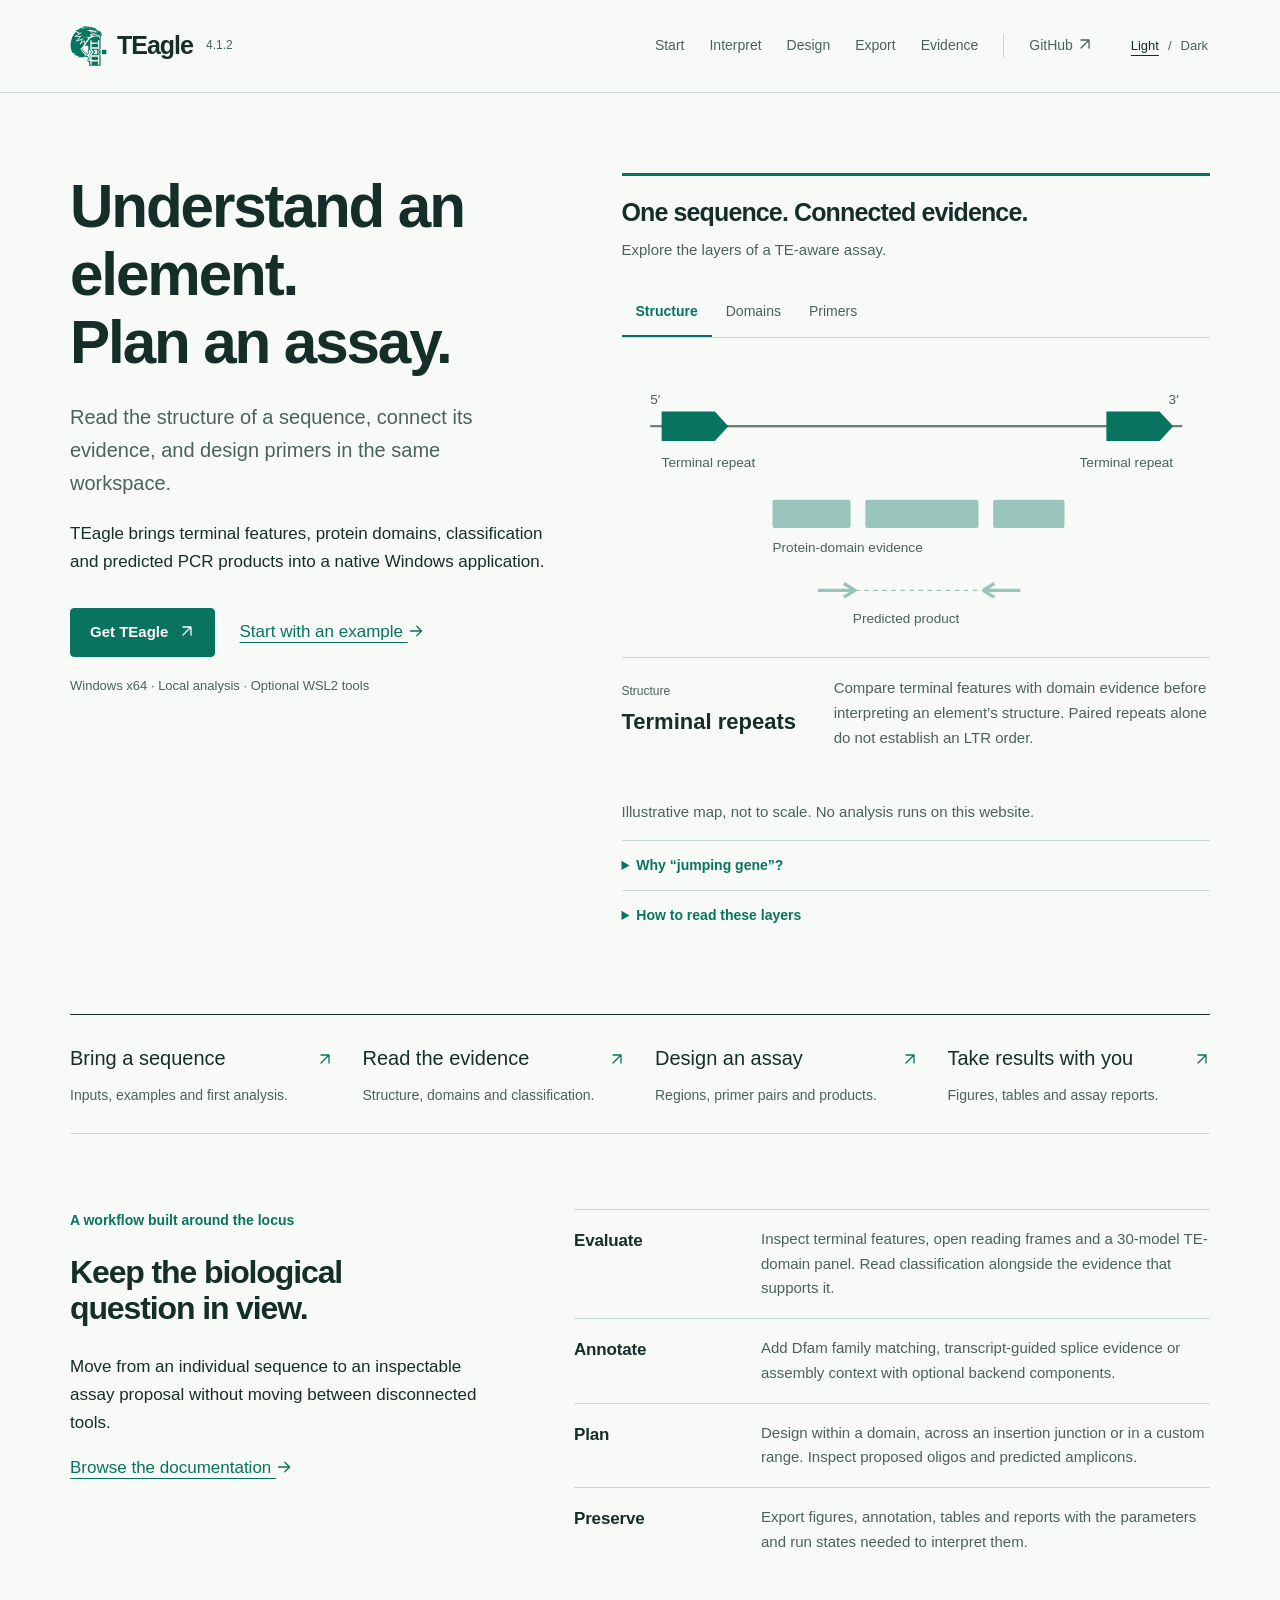
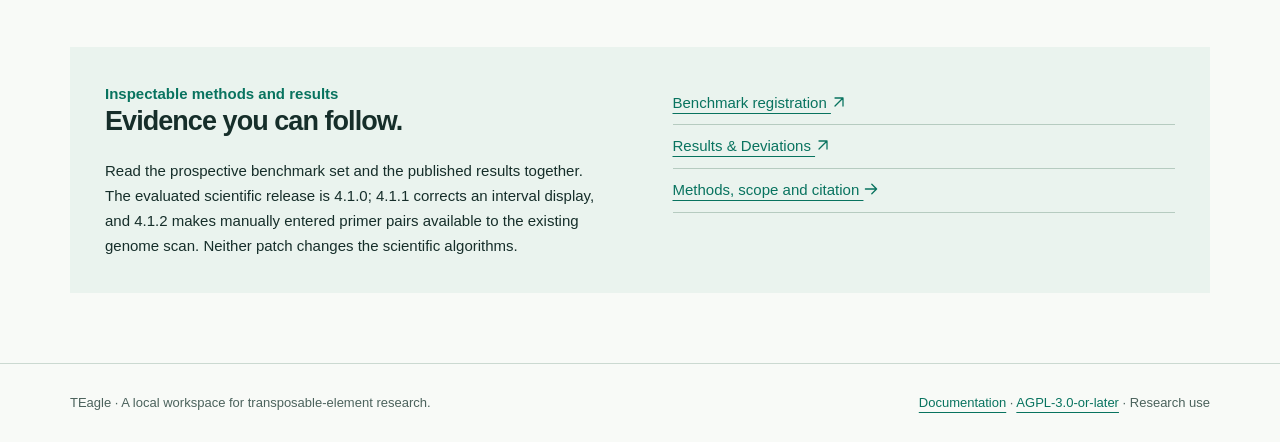
<file: docs/site/index.html>
<!doctype html><html lang="en"><head><meta charset="utf-8"><meta name="viewport" content="width=device-width,initial-scale=1"><title>From sequence evidence to assay design | TEagle</title><meta name="description" content="TEagle documentation: evaluate transposable-element evidence, design primers and inspect predicted products in a local Windows workflow."><link rel="icon" href="assets/teagle-mark.svg" type="image/svg+xml"><script src="theme.js"></script><link rel="stylesheet" href="style.css?v=7"><script src="site.js?v=7" defer></script></head><body><a class="skip" href="#main">Skip to content</a><header><div class="shell header-inner"><div class="brand-block"><a class="brand" href="index.html"><img src="assets/teagle-mark.svg" alt="">TEagle<span class="version">4.1.2</span></a></div><button class="menu" aria-expanded="false" aria-controls="navigation">Documentation <span class="menu-chevron" aria-hidden="true"></span></button><nav id="navigation" aria-label="Main navigation"><a href="guide.html">Start</a><a href="interpret.html">Interpret</a><a href="primers.html">Design</a><a href="exports.html">Export</a><a href="evidence.html">Evidence</a><a class="source" href="https://github.com/tunabirgun/TEagle">GitHub <svg class="link-icon" viewBox="0 0 20 20" aria-hidden="true" focusable="false"><path d="M5 15 15 5M5 5h10v10"/></svg></a></nav><div class="appearance" role="group" aria-label="Appearance"><button type="button" data-theme-choice="light" aria-pressed="false">Light</button><span aria-hidden="true">/</span><button type="button" data-theme-choice="dark" aria-pressed="false">Dark</button></div></div></header><main id="main" class="shell">
<section class="intro" aria-labelledby="hero"><div><h1 id="hero">Understand an element.<br>Plan an assay.</h1><p class="lead">Read the structure of a sequence, connect its evidence, and design primers in the same workspace.</p><p>TEagle brings terminal features, protein domains, classification and predicted PCR products into a native Windows application.</p><div class="actions"><a class="button" href="https://github.com/tunabirgun/TEagle/releases/tag/v4.1.2">Get TEagle <svg class="link-icon" viewBox="0 0 20 20" aria-hidden="true" focusable="false"><path d="M5 15 15 5M5 5h10v10"/></svg></a><a href="guide.html">Start with an example <svg class="link-icon" viewBox="0 0 20 20" aria-hidden="true" focusable="false"><path d="M3 10h14M11 4l6 6-6 6"/></svg></a></div><p class="quiet">Windows x64 · Local analysis · Optional WSL2 tools</p></div>
<div class="explorer"><h2>One sequence. Connected evidence.</h2><p>Explore the layers of a TE-aware assay.</p><div class="tabs" role="tablist" aria-label="Explore evidence layers"><button id="structure-tab" role="tab" aria-selected="true" aria-controls="explorer-panel">Structure</button><button id="domain-tab" role="tab" aria-selected="false" aria-controls="explorer-panel" tabindex="-1">Domains</button><button id="primer-tab" role="tab" aria-selected="false" aria-controls="explorer-panel" tabindex="-1">Primers</button></div>
<div id="explorer-panel" role="tabpanel" aria-labelledby="structure-tab"><div class="diagram"><svg viewBox="0 0 520 250" role="img" aria-labelledby="locus-title locus-desc"><title id="locus-title">Illustrative transposable-element feature map</title><desc id="locus-desc">A schematic sequence with two terminal repeats, internal protein-domain blocks and inward-facing primer arrows. It is explanatory, not a computed result.</desc><path d="M25 55H495" stroke="#6c8179" stroke-width="2"/><text x="25" y="35">5′</text><text x="483" y="35">3′</text><g data-layer="0"><path d="M35 42H82L94 55L82 68H35Z M428 42H475L487 55L475 68H428Z" fill="#08735f"/><text x="35" y="91">Terminal repeat</text><text x="487" y="91" text-anchor="end">Terminal repeat</text></g><path d="M94 55H428" stroke="#6c8179" stroke-width="2"/><g data-layer="1"><rect x="133" y="120" width="69" height="25" rx="2" fill="#08735f"/><rect x="215" y="120" width="100" height="25" rx="2" fill="#08735f"/><rect x="328" y="120" width="63" height="25" rx="2" fill="#08735f"/><text x="133" y="166">Protein-domain evidence</text></g><g data-layer="2"><path d="M173 200H206M206 200L196 194M206 200L196 206 M352 200H319M319 200L329 194M319 200L329 206" stroke="#08735f" stroke-width="3" fill="none"/><path d="M206 200H319" stroke="#08735f" stroke-dasharray="4 4"/><text x="204" y="229">Predicted product</text></g></svg></div><div class="readout" aria-live="polite"><div><span class="label" id="readout-label">Structure</span><strong id="readout-title">Terminal repeats</strong></div><p id="readout-copy"></p></div></div><p class="quiet">Illustrative map, not to scale. No analysis runs on this website.</p><details class="jumping-gene"><summary>Why “jumping gene”?</summary><p>Transposable elements are often nicknamed “jumping genes” because they can move or copy themselves to new locations in a genome.</p></details><details><summary>How to read these layers</summary><p>Structure, domains and primer geometry answer different questions. Examine them together, and keep a missing or failed analysis separate from a negative result. Designed primers still need laboratory validation.</p></details></div></section>
<nav class="route-rail" aria-label="Explore TEagle"><a href="guide.html">Bring a sequence <b><svg class="link-icon" viewBox="0 0 20 20" aria-hidden="true" focusable="false"><path d="M5 15 15 5M5 5h10v10"/></svg></b><span>Inputs, examples and first analysis.</span></a><a href="interpret.html">Read the evidence <b><svg class="link-icon" viewBox="0 0 20 20" aria-hidden="true" focusable="false"><path d="M5 15 15 5M5 5h10v10"/></svg></b><span>Structure, domains and classification.</span></a><a href="primers.html">Design an assay <b><svg class="link-icon" viewBox="0 0 20 20" aria-hidden="true" focusable="false"><path d="M5 15 15 5M5 5h10v10"/></svg></b><span>Regions, primer pairs and products.</span></a><a href="exports.html">Take results with you <b><svg class="link-icon" viewBox="0 0 20 20" aria-hidden="true" focusable="false"><path d="M5 15 15 5M5 5h10v10"/></svg></b><span>Figures, tables and assay reports.</span></a></nav>
<section class="overview-section"><div><p class="eyebrow">A workflow built around the locus</p><h2>Keep the biological question in view.</h2><p>Move from an individual sequence to an inspectable assay proposal without moving between disconnected tools.</p><a href="documentation.html">Browse the documentation <svg class="link-icon" viewBox="0 0 20 20" aria-hidden="true" focusable="false"><path d="M3 10h14M11 4l6 6-6 6"/></svg></a></div><div><div class="feature-row"><h3>Evaluate</h3><p>Inspect terminal features, open reading frames and a 30-model TE-domain panel. Read classification alongside the evidence that supports it.</p></div><div class="feature-row"><h3>Annotate</h3><p>Add Dfam family matching, transcript-guided splice evidence or assembly context with optional backend components.</p></div><div class="feature-row"><h3>Plan</h3><p>Design within a domain, across an insertion junction or in a custom range. Inspect proposed oligos and predicted amplicons.</p></div><div class="feature-row"><h3>Preserve</h3><p>Export figures, annotation, tables and reports with the parameters and run states needed to interpret them.</p></div></div></section>
<section class="evidence"><div><p class="eyebrow">Inspectable methods and results</p><h2>Evidence you can follow.</h2><p>Read the prospective benchmark set and the published results together. The evaluated scientific release is 4.1.0; 4.1.1 corrects an interval display, and 4.1.2 makes manually entered primer pairs available to the existing genome scan. Neither patch changes the scientific algorithms.</p></div><div><a href="https://doi.org/10.5281/zenodo.23161178">Benchmark registration <svg class="link-icon" viewBox="0 0 20 20" aria-hidden="true" focusable="false"><path d="M5 15 15 5M5 5h10v10"/></svg></a><a href="https://doi.org/10.5281/zenodo.23778135">Results &amp; Deviations <svg class="link-icon" viewBox="0 0 20 20" aria-hidden="true" focusable="false"><path d="M5 15 15 5M5 5h10v10"/></svg></a><a href="evidence.html">Methods, scope and citation <svg class="link-icon" viewBox="0 0 20 20" aria-hidden="true" focusable="false"><path d="M3 10h14M11 4l6 6-6 6"/></svg></a></div></section></main><footer><div class="shell footer-inner"><span>TEagle · A local workspace for transposable-element research.</span><span><a href="documentation.html">Documentation</a> · <a href="https://github.com/tunabirgun/TEagle/blob/v4.1.2/LICENSE">AGPL-3.0-or-later</a> · Research use</span></div></footer></body></html>
</file>
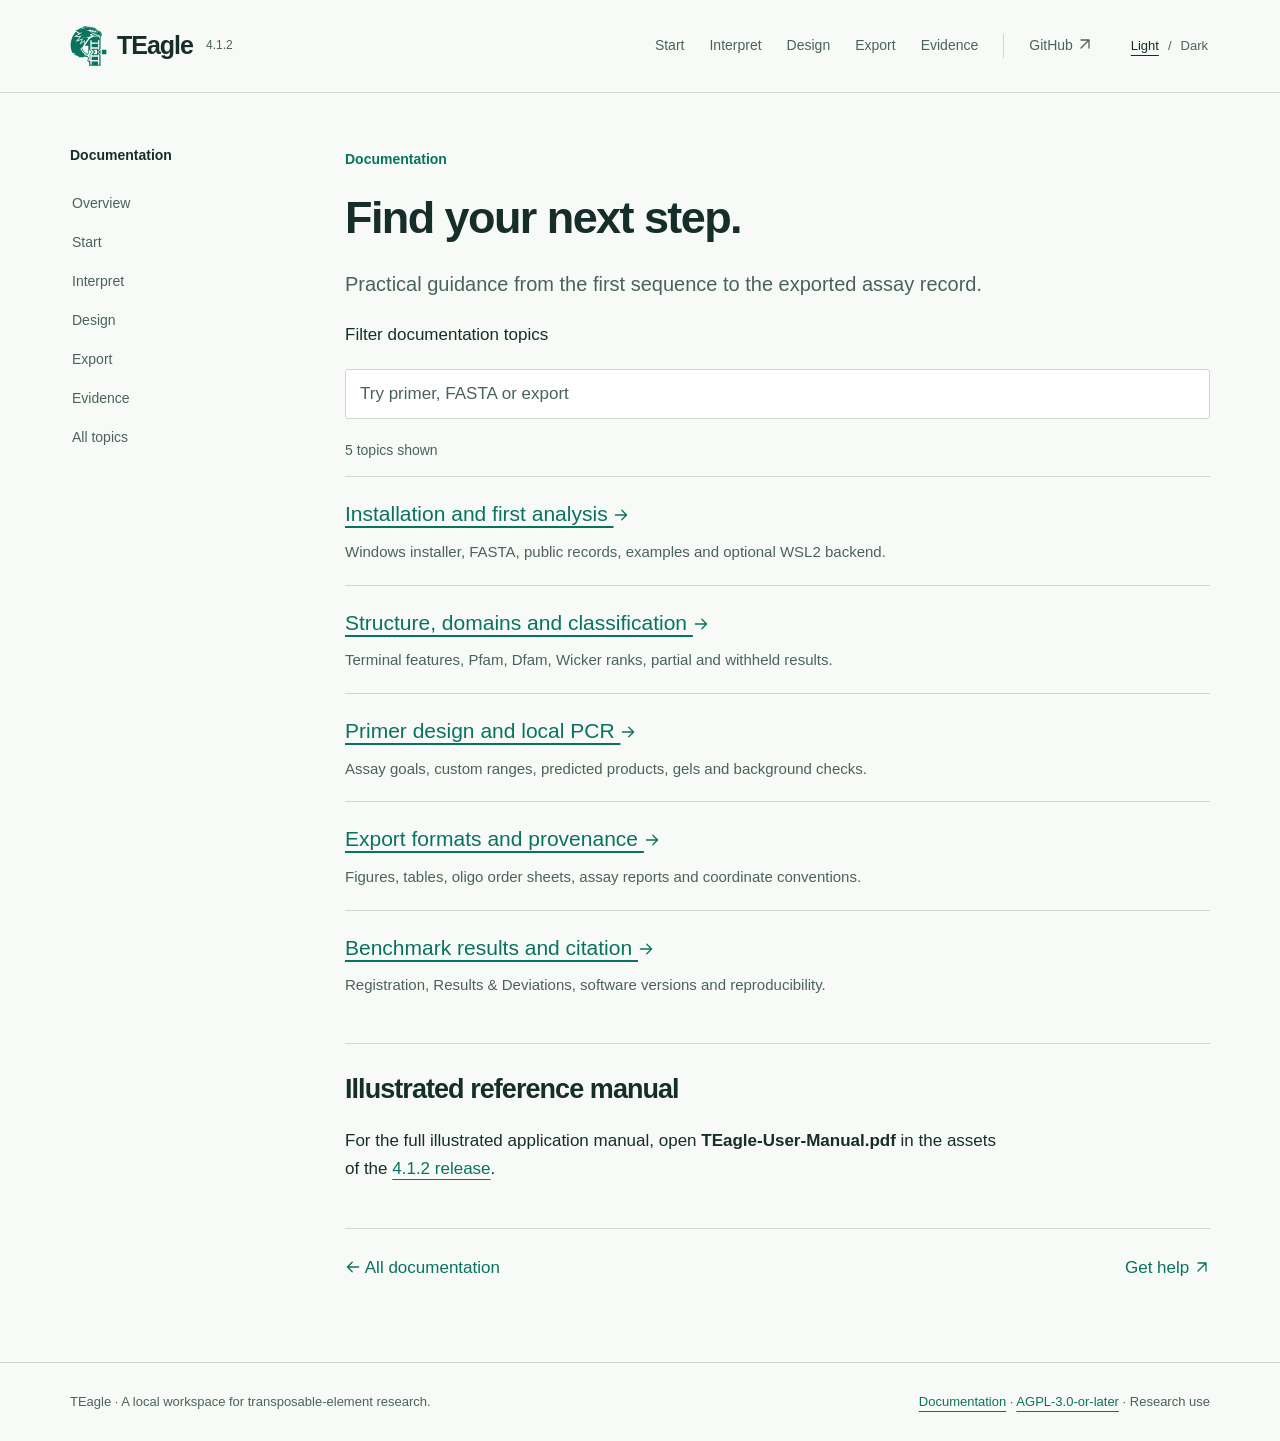
<file: docs/site/documentation.html>
<!doctype html><html lang="en"><head><meta charset="utf-8"><meta name="viewport" content="width=device-width,initial-scale=1"><title>Documentation | TEagle</title><meta name="description" content="TEagle documentation: evaluate transposable-element evidence, design primers and inspect predicted products in a local Windows workflow."><link rel="icon" href="assets/teagle-mark.svg" type="image/svg+xml"><script src="theme.js"></script><link rel="stylesheet" href="style.css?v=7"><script src="site.js?v=7" defer></script></head><body><a class="skip" href="#main">Skip to content</a><header><div class="shell header-inner"><div class="brand-block"><a class="brand" href="index.html"><img src="assets/teagle-mark.svg" alt="">TEagle<span class="version">4.1.2</span></a></div><button class="menu" aria-expanded="false" aria-controls="navigation">Documentation <span class="menu-chevron" aria-hidden="true"></span></button><nav id="navigation" aria-label="Main navigation"><a href="guide.html">Start</a><a href="interpret.html">Interpret</a><a href="primers.html">Design</a><a href="exports.html">Export</a><a href="evidence.html">Evidence</a><a class="source" href="https://github.com/tunabirgun/TEagle">GitHub <svg class="link-icon" viewBox="0 0 20 20" aria-hidden="true" focusable="false"><path d="M5 15 15 5M5 5h10v10"/></svg></a></nav><div class="appearance" role="group" aria-label="Appearance"><button type="button" data-theme-choice="light" aria-pressed="false">Light</button><span aria-hidden="true">/</span><button type="button" data-theme-choice="dark" aria-pressed="false">Dark</button></div></div></header><main id="main" class="shell"><div class="doc-layout"><aside class="sidebar"><h2>Documentation</h2><a href="index.html">Overview</a><a href="guide.html">Start</a><a href="interpret.html">Interpret</a><a href="primers.html">Design</a><a href="exports.html">Export</a><a href="evidence.html">Evidence</a><a href="documentation.html">All topics</a></aside><article class="doc"><p class="eyebrow">Documentation</p><h1>Find your next step.</h1><p class="lead">Practical guidance from the first sequence to the exported assay record.</p><label for="doc-search">Filter documentation topics</label><input class="search" id="doc-search" type="search" placeholder="Try primer, FASTA or export"><p class="search-status" aria-live="polite">5 topics shown</p><div class="topic"><a href="guide.html">Installation and first analysis <svg class="link-icon" viewBox="0 0 20 20" aria-hidden="true" focusable="false"><path d="M3 10h14M11 4l6 6-6 6"/></svg></a><p>Windows installer, FASTA, public records, examples and optional WSL2 backend.</p></div><div class="topic"><a href="interpret.html">Structure, domains and classification <svg class="link-icon" viewBox="0 0 20 20" aria-hidden="true" focusable="false"><path d="M3 10h14M11 4l6 6-6 6"/></svg></a><p>Terminal features, Pfam, Dfam, Wicker ranks, partial and withheld results.</p></div><div class="topic"><a href="primers.html">Primer design and local PCR <svg class="link-icon" viewBox="0 0 20 20" aria-hidden="true" focusable="false"><path d="M3 10h14M11 4l6 6-6 6"/></svg></a><p>Assay goals, custom ranges, predicted products, gels and background checks.</p></div><div class="topic"><a href="exports.html">Export formats and provenance <svg class="link-icon" viewBox="0 0 20 20" aria-hidden="true" focusable="false"><path d="M3 10h14M11 4l6 6-6 6"/></svg></a><p>Figures, tables, oligo order sheets, assay reports and coordinate conventions.</p></div><div class="topic"><a href="evidence.html">Benchmark results and citation <svg class="link-icon" viewBox="0 0 20 20" aria-hidden="true" focusable="false"><path d="M3 10h14M11 4l6 6-6 6"/></svg></a><p>Registration, Results & Deviations, software versions and reproducibility.</p></div><section><h2>Illustrated reference manual</h2><p>For the full illustrated application manual, open <strong>TEagle-User-Manual.pdf</strong> in the assets of the <a href="https://github.com/tunabirgun/TEagle/releases/tag/v4.1.2">4.1.2 release</a>.</p></section><div class="doc-bottom"><a href="documentation.html"><svg class="link-icon" viewBox="0 0 20 20" aria-hidden="true" focusable="false"><path d="M17 10H3M9 4l-6 6 6 6"/></svg> All documentation</a><a href="https://github.com/tunabirgun/TEagle/issues">Get help <svg class="link-icon" viewBox="0 0 20 20" aria-hidden="true" focusable="false"><path d="M5 15 15 5M5 5h10v10"/></svg></a></div></article></div></main><footer><div class="shell footer-inner"><span>TEagle · A local workspace for transposable-element research.</span><span><a href="documentation.html">Documentation</a> · <a href="https://github.com/tunabirgun/TEagle/blob/v4.1.2/LICENSE">AGPL-3.0-or-later</a> · Research use</span></div></footer></body></html>
</file>
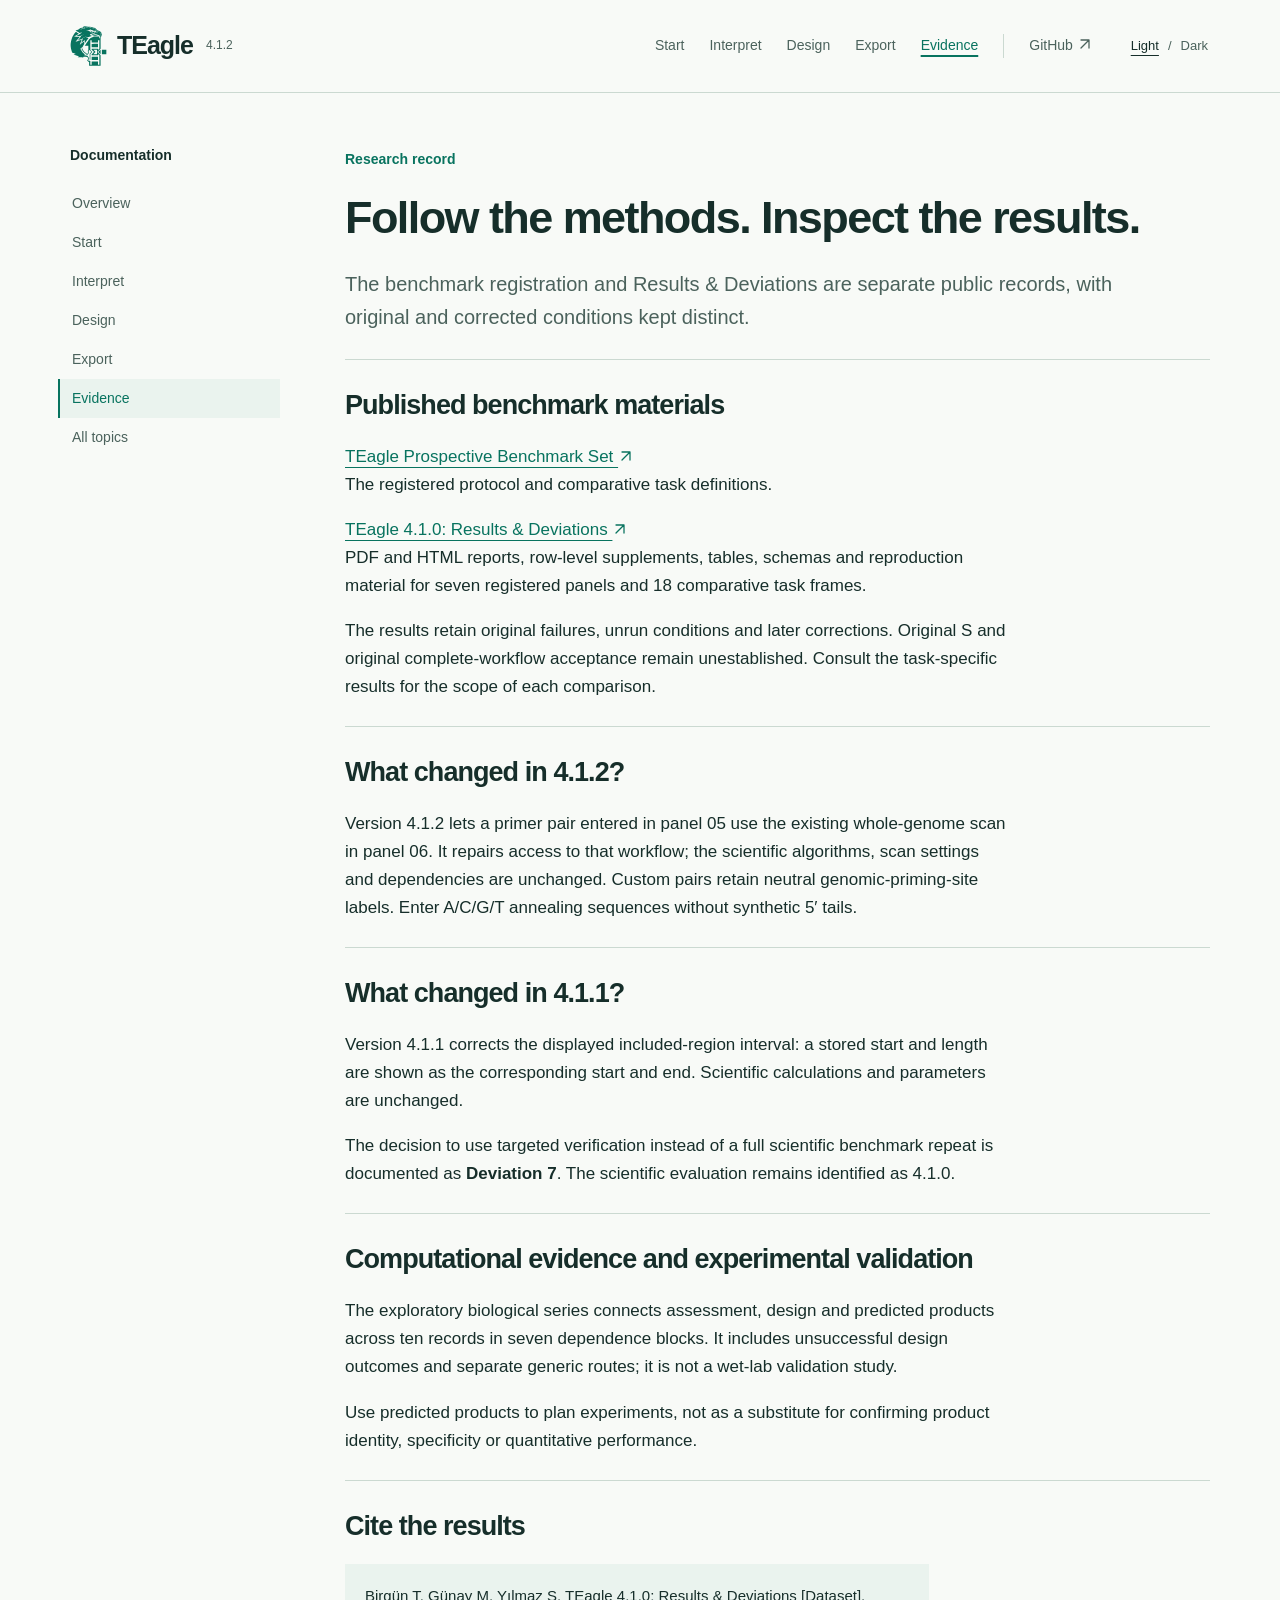
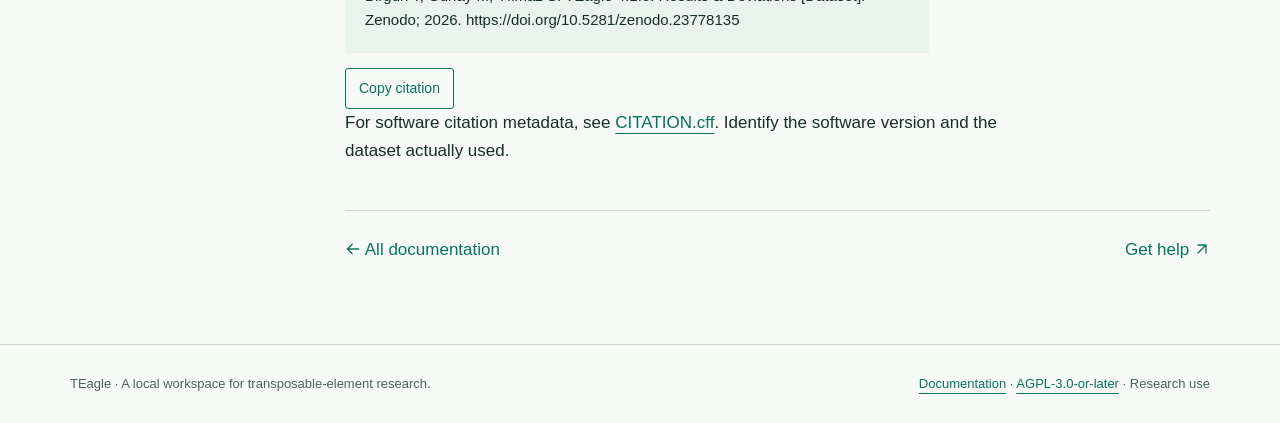
<file: docs/site/evidence.html>
<!doctype html><html lang="en"><head><meta charset="utf-8"><meta name="viewport" content="width=device-width,initial-scale=1"><title>Methods, evaluation and citation | TEagle</title><meta name="description" content="TEagle documentation: evaluate transposable-element evidence, design primers and inspect predicted products in a local Windows workflow."><link rel="icon" href="assets/teagle-mark.svg" type="image/svg+xml"><script src="theme.js"></script><link rel="stylesheet" href="style.css?v=7"><script src="site.js?v=7" defer></script></head><body><a class="skip" href="#main">Skip to content</a><header><div class="shell header-inner"><div class="brand-block"><a class="brand" href="index.html"><img src="assets/teagle-mark.svg" alt="">TEagle<span class="version">4.1.2</span></a></div><button class="menu" aria-expanded="false" aria-controls="navigation">Documentation <span class="menu-chevron" aria-hidden="true"></span></button><nav id="navigation" aria-label="Main navigation"><a href="guide.html">Start</a><a href="interpret.html">Interpret</a><a href="primers.html">Design</a><a href="exports.html">Export</a><a href="evidence.html" aria-current="page">Evidence</a><a class="source" href="https://github.com/tunabirgun/TEagle">GitHub <svg class="link-icon" viewBox="0 0 20 20" aria-hidden="true" focusable="false"><path d="M5 15 15 5M5 5h10v10"/></svg></a></nav><div class="appearance" role="group" aria-label="Appearance"><button type="button" data-theme-choice="light" aria-pressed="false">Light</button><span aria-hidden="true">/</span><button type="button" data-theme-choice="dark" aria-pressed="false">Dark</button></div></div></header><main id="main" class="shell"><div class="doc-layout"><aside class="sidebar"><h2>Documentation</h2><a href="index.html">Overview</a><a href="guide.html">Start</a><a href="interpret.html">Interpret</a><a href="primers.html">Design</a><a href="exports.html">Export</a><a href="evidence.html" aria-current="page">Evidence</a><a href="documentation.html">All topics</a></aside><article class="doc"><p class="eyebrow">Research record</p><h1>Follow the methods. Inspect the results.</h1><p class="lead">The benchmark registration and Results &amp; Deviations are separate public records, with original and corrected conditions kept distinct.</p><section><h2>Published benchmark materials</h2><p><a href="https://doi.org/10.5281/zenodo.23161178">TEagle Prospective Benchmark Set <svg class="link-icon" viewBox="0 0 20 20" aria-hidden="true" focusable="false"><path d="M5 15 15 5M5 5h10v10"/></svg></a><br>The registered protocol and comparative task definitions.</p><p><a href="https://doi.org/10.5281/zenodo.23778135">TEagle 4.1.0: Results &amp; Deviations <svg class="link-icon" viewBox="0 0 20 20" aria-hidden="true" focusable="false"><path d="M5 15 15 5M5 5h10v10"/></svg></a><br>PDF and HTML reports, row-level supplements, tables, schemas and reproduction material for seven registered panels and 18 comparative task frames.</p><p>The results retain original failures, unrun conditions and later corrections. Original S and original complete-workflow acceptance remain unestablished. Consult the task-specific results for the scope of each comparison.</p></section><section><h2>What changed in 4.1.2?</h2><p>Version 4.1.2 lets a primer pair entered in panel 05 use the existing whole-genome scan in panel 06. It repairs access to that workflow; the scientific algorithms, scan settings and dependencies are unchanged. Custom pairs retain neutral genomic-priming-site labels. Enter A/C/G/T annealing sequences without synthetic 5′ tails.</p></section><section><h2>What changed in 4.1.1?</h2><p>Version 4.1.1 corrects the displayed included-region interval: a stored start and length are shown as the corresponding start and end. Scientific calculations and parameters are unchanged.</p><p>The decision to use targeted verification instead of a full scientific benchmark repeat is documented as <strong>Deviation 7</strong>. The scientific evaluation remains identified as 4.1.0.</p></section><section><h2>Computational evidence and experimental validation</h2><p>The exploratory biological series connects assessment, design and predicted products across ten records in seven dependence blocks. It includes unsuccessful design outcomes and separate generic routes; it is not a wet-lab validation study.</p><p>Use predicted products to plan experiments, not as a substitute for confirming product identity, specificity or quantitative performance.</p></section><section><h2>Cite the results</h2><p class="citation">Birgün T, Günay M, Yılmaz S. TEagle 4.1.0: Results &amp; Deviations [Dataset]. Zenodo; 2026. https://doi.org/10.5281/zenodo.23778135</p><button class="copy" type="button" aria-live="polite">Copy citation</button><p>For software citation metadata, see <a href="https://github.com/tunabirgun/TEagle/blob/v4.1.2/CITATION.cff">CITATION.cff</a>. Identify the software version and the dataset actually used.</p></section><div class="doc-bottom"><a href="documentation.html"><svg class="link-icon" viewBox="0 0 20 20" aria-hidden="true" focusable="false"><path d="M17 10H3M9 4l-6 6 6 6"/></svg> All documentation</a><a href="https://github.com/tunabirgun/TEagle/issues">Get help <svg class="link-icon" viewBox="0 0 20 20" aria-hidden="true" focusable="false"><path d="M5 15 15 5M5 5h10v10"/></svg></a></div></article></div></main><footer><div class="shell footer-inner"><span>TEagle · A local workspace for transposable-element research.</span><span><a href="documentation.html">Documentation</a> · <a href="https://github.com/tunabirgun/TEagle/blob/v4.1.2/LICENSE">AGPL-3.0-or-later</a> · Research use</span></div></footer></body></html>
</file>
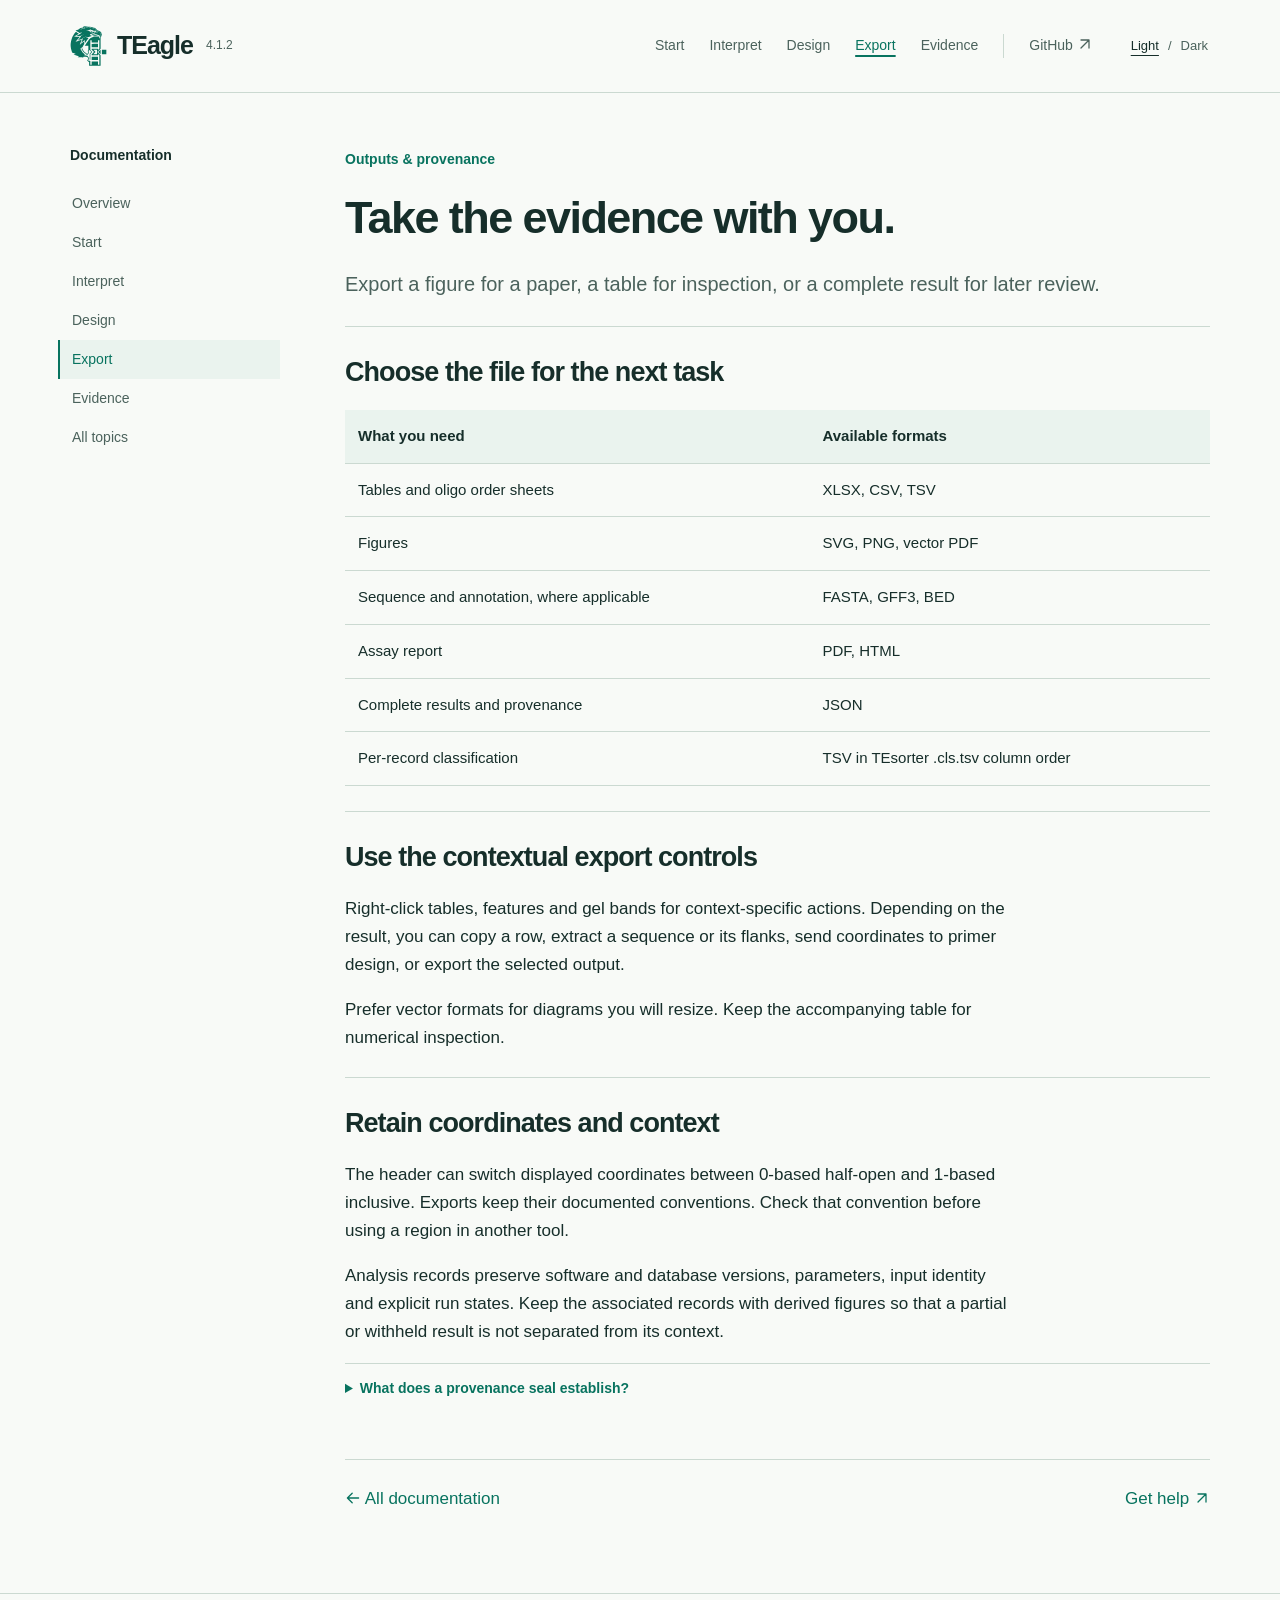
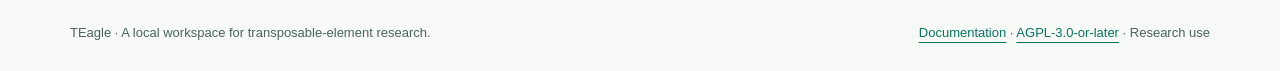
<file: docs/site/exports.html>
<!doctype html><html lang="en"><head><meta charset="utf-8"><meta name="viewport" content="width=device-width,initial-scale=1"><title>Export an inspectable result | TEagle</title><meta name="description" content="TEagle documentation: evaluate transposable-element evidence, design primers and inspect predicted products in a local Windows workflow."><link rel="icon" href="assets/teagle-mark.svg" type="image/svg+xml"><script src="theme.js"></script><link rel="stylesheet" href="style.css?v=7"><script src="site.js?v=7" defer></script></head><body><a class="skip" href="#main">Skip to content</a><header><div class="shell header-inner"><div class="brand-block"><a class="brand" href="index.html"><img src="assets/teagle-mark.svg" alt="">TEagle<span class="version">4.1.2</span></a></div><button class="menu" aria-expanded="false" aria-controls="navigation">Documentation <span class="menu-chevron" aria-hidden="true"></span></button><nav id="navigation" aria-label="Main navigation"><a href="guide.html">Start</a><a href="interpret.html">Interpret</a><a href="primers.html">Design</a><a href="exports.html" aria-current="page">Export</a><a href="evidence.html">Evidence</a><a class="source" href="https://github.com/tunabirgun/TEagle">GitHub <svg class="link-icon" viewBox="0 0 20 20" aria-hidden="true" focusable="false"><path d="M5 15 15 5M5 5h10v10"/></svg></a></nav><div class="appearance" role="group" aria-label="Appearance"><button type="button" data-theme-choice="light" aria-pressed="false">Light</button><span aria-hidden="true">/</span><button type="button" data-theme-choice="dark" aria-pressed="false">Dark</button></div></div></header><main id="main" class="shell"><div class="doc-layout"><aside class="sidebar"><h2>Documentation</h2><a href="index.html">Overview</a><a href="guide.html">Start</a><a href="interpret.html">Interpret</a><a href="primers.html">Design</a><a href="exports.html" aria-current="page">Export</a><a href="evidence.html">Evidence</a><a href="documentation.html">All topics</a></aside><article class="doc"><p class="eyebrow">Outputs &amp; provenance</p><h1>Take the evidence with you.</h1><p class="lead">Export a figure for a paper, a table for inspection, or a complete result for later review.</p><section><h2>Choose the file for the next task</h2><div class="table-wrap"><table><thead><tr><th>What you need</th><th>Available formats</th></tr></thead><tbody><tr><td>Tables and oligo order sheets</td><td>XLSX, CSV, TSV</td></tr><tr><td>Figures</td><td>SVG, PNG, vector PDF</td></tr><tr><td>Sequence and annotation, where applicable</td><td>FASTA, GFF3, BED</td></tr><tr><td>Assay report</td><td>PDF, HTML</td></tr><tr><td>Complete results and provenance</td><td>JSON</td></tr><tr><td>Per-record classification</td><td>TSV in TEsorter .cls.tsv column order</td></tr></tbody></table></div></section><section><h2>Use the contextual export controls</h2><p>Right-click tables, features and gel bands for context-specific actions. Depending on the result, you can copy a row, extract a sequence or its flanks, send coordinates to primer design, or export the selected output.</p><p>Prefer vector formats for diagrams you will resize. Keep the accompanying table for numerical inspection.</p></section><section><h2>Retain coordinates and context</h2><p>The header can switch displayed coordinates between 0-based half-open and 1-based inclusive. Exports keep their documented conventions. Check that convention before using a region in another tool.</p><p>Analysis records preserve software and database versions, parameters, input identity and explicit run states. Keep the associated records with derived figures so that a partial or withheld result is not separated from its context.</p><details><summary>What does a provenance seal establish?</summary><p>The content seal supports integrity checking. It is not author authentication and does not replace archiving the software, databases and inputs needed for reproduction.</p></details></section><div class="doc-bottom"><a href="documentation.html"><svg class="link-icon" viewBox="0 0 20 20" aria-hidden="true" focusable="false"><path d="M17 10H3M9 4l-6 6 6 6"/></svg> All documentation</a><a href="https://github.com/tunabirgun/TEagle/issues">Get help <svg class="link-icon" viewBox="0 0 20 20" aria-hidden="true" focusable="false"><path d="M5 15 15 5M5 5h10v10"/></svg></a></div></article></div></main><footer><div class="shell footer-inner"><span>TEagle · A local workspace for transposable-element research.</span><span><a href="documentation.html">Documentation</a> · <a href="https://github.com/tunabirgun/TEagle/blob/v4.1.2/LICENSE">AGPL-3.0-or-later</a> · Research use</span></div></footer></body></html>
</file>
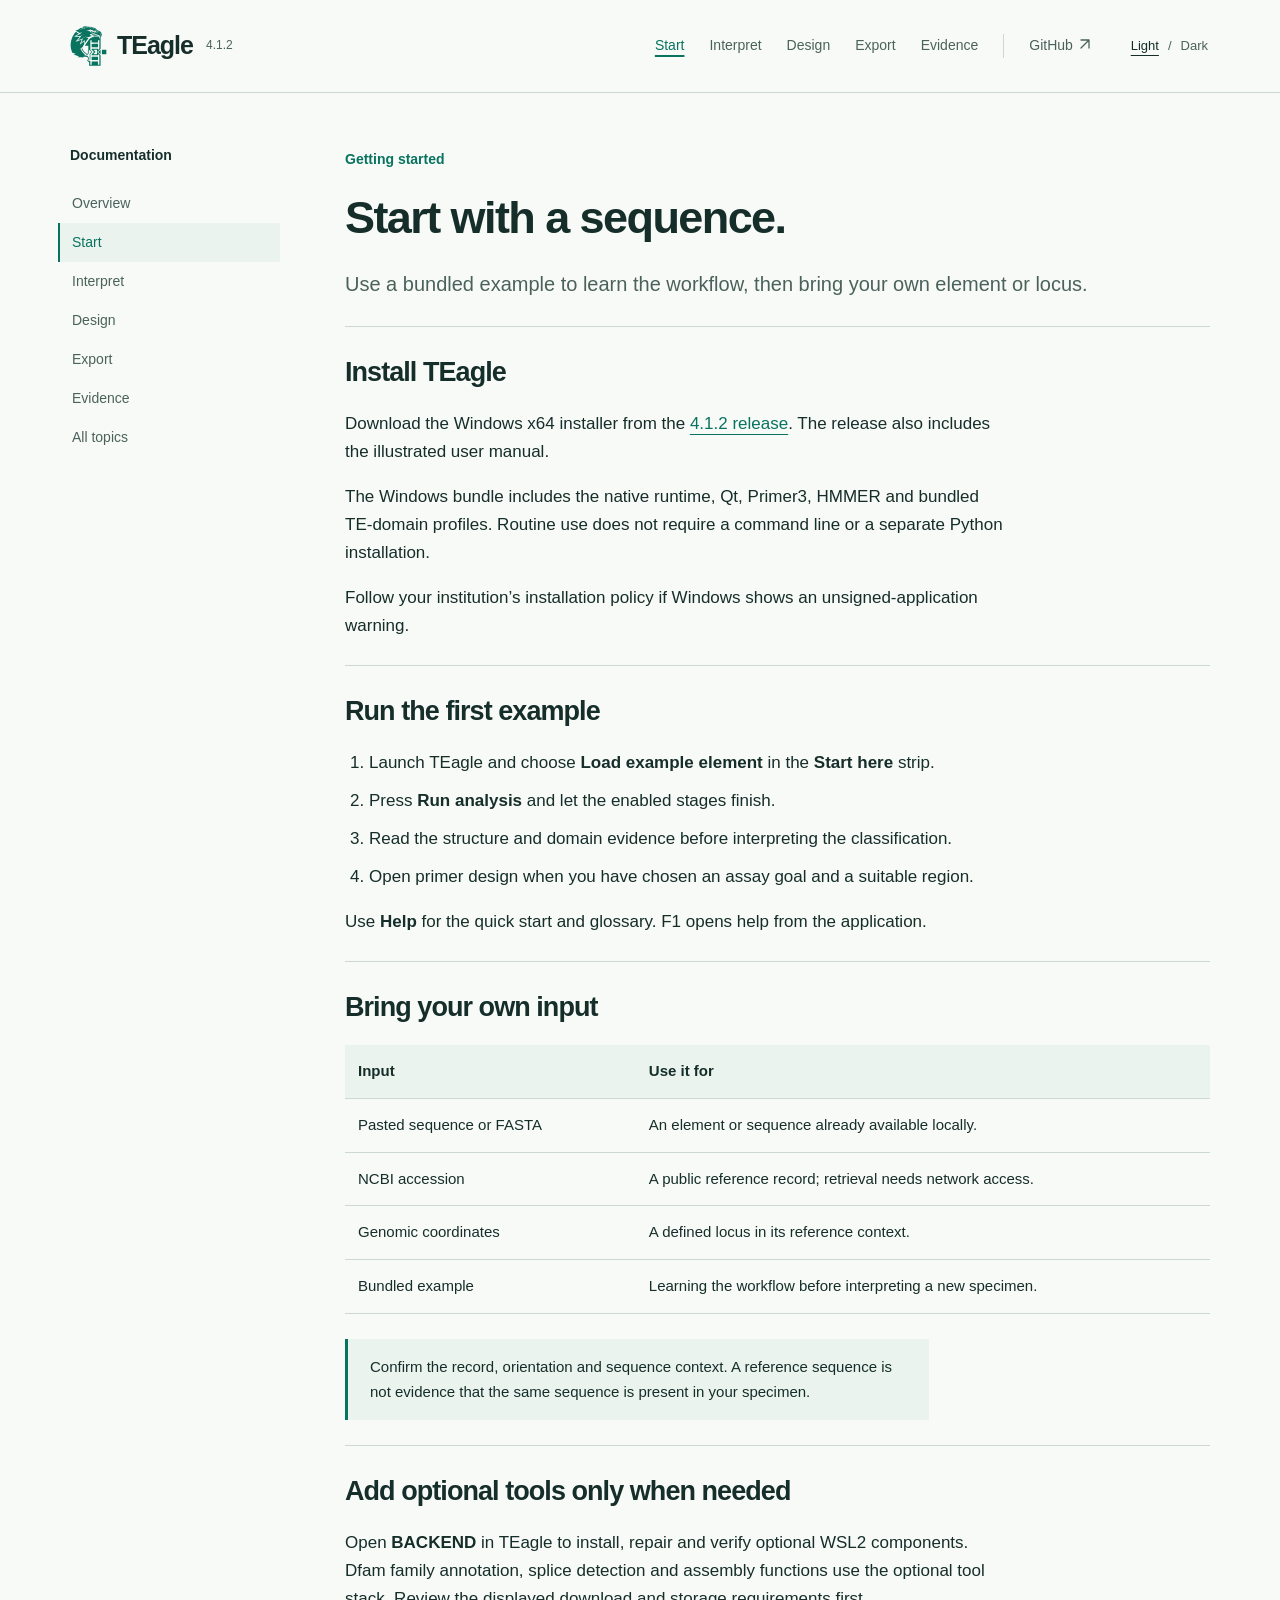
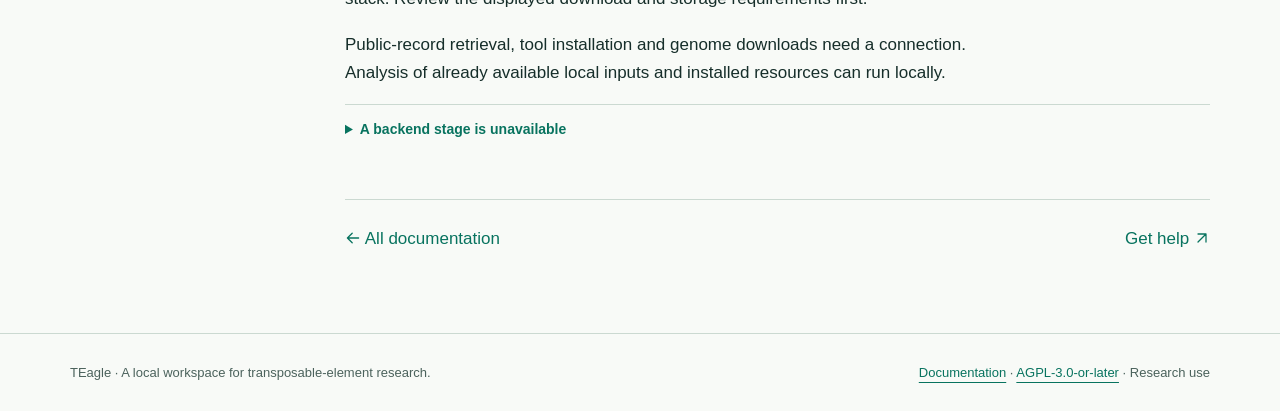
<file: docs/site/guide.html>
<!doctype html><html lang="en"><head><meta charset="utf-8"><meta name="viewport" content="width=device-width,initial-scale=1"><title>Start with a sequence | TEagle</title><meta name="description" content="TEagle documentation: evaluate transposable-element evidence, design primers and inspect predicted products in a local Windows workflow."><link rel="icon" href="assets/teagle-mark.svg" type="image/svg+xml"><script src="theme.js"></script><link rel="stylesheet" href="style.css?v=7"><script src="site.js?v=7" defer></script></head><body><a class="skip" href="#main">Skip to content</a><header><div class="shell header-inner"><div class="brand-block"><a class="brand" href="index.html"><img src="assets/teagle-mark.svg" alt="">TEagle<span class="version">4.1.2</span></a></div><button class="menu" aria-expanded="false" aria-controls="navigation">Documentation <span class="menu-chevron" aria-hidden="true"></span></button><nav id="navigation" aria-label="Main navigation"><a href="guide.html" aria-current="page">Start</a><a href="interpret.html">Interpret</a><a href="primers.html">Design</a><a href="exports.html">Export</a><a href="evidence.html">Evidence</a><a class="source" href="https://github.com/tunabirgun/TEagle">GitHub <svg class="link-icon" viewBox="0 0 20 20" aria-hidden="true" focusable="false"><path d="M5 15 15 5M5 5h10v10"/></svg></a></nav><div class="appearance" role="group" aria-label="Appearance"><button type="button" data-theme-choice="light" aria-pressed="false">Light</button><span aria-hidden="true">/</span><button type="button" data-theme-choice="dark" aria-pressed="false">Dark</button></div></div></header><main id="main" class="shell"><div class="doc-layout"><aside class="sidebar"><h2>Documentation</h2><a href="index.html">Overview</a><a href="guide.html" aria-current="page">Start</a><a href="interpret.html">Interpret</a><a href="primers.html">Design</a><a href="exports.html">Export</a><a href="evidence.html">Evidence</a><a href="documentation.html">All topics</a></aside><article class="doc"><p class="eyebrow">Getting started</p><h1>Start with a sequence.</h1><p class="lead">Use a bundled example to learn the workflow, then bring your own element or locus.</p><section><h2>Install TEagle</h2><p>Download the Windows x64 installer from the <a href="https://github.com/tunabirgun/TEagle/releases/tag/v4.1.2">4.1.2 release</a>. The release also includes the illustrated user manual.</p><p>The Windows bundle includes the native runtime, Qt, Primer3, HMMER and bundled TE-domain profiles. Routine use does not require a command line or a separate Python installation.</p><p>Follow your institution’s installation policy if Windows shows an unsigned-application warning.</p></section><section><h2>Run the first example</h2><ol><li>Launch TEagle and choose <strong>Load example element</strong> in the <strong>Start here</strong> strip.</li><li>Press <strong>Run analysis</strong> and let the enabled stages finish.</li><li>Read the structure and domain evidence before interpreting the classification.</li><li>Open primer design when you have chosen an assay goal and a suitable region.</li></ol><p>Use <strong>Help</strong> for the quick start and glossary. F1 opens help from the application.</p></section><section><h2>Bring your own input</h2><div class="table-wrap"><table><thead><tr><th>Input</th><th>Use it for</th></tr></thead><tbody><tr><td>Pasted sequence or FASTA</td><td>An element or sequence already available locally.</td></tr><tr><td>NCBI accession</td><td>A public reference record; retrieval needs network access.</td></tr><tr><td>Genomic coordinates</td><td>A defined locus in its reference context.</td></tr><tr><td>Bundled example</td><td>Learning the workflow before interpreting a new specimen.</td></tr></tbody></table></div><p class="note">Confirm the record, orientation and sequence context. A reference sequence is not evidence that the same sequence is present in your specimen.</p></section><section><h2>Add optional tools only when needed</h2><p>Open <strong>BACKEND</strong> in TEagle to install, repair and verify optional WSL2 components. Dfam family annotation, splice detection and assembly functions use the optional tool stack. Review the displayed download and storage requirements first.</p><p>Public-record retrieval, tool installation and genome downloads need a connection. Analysis of already available local inputs and installed resources can run locally.</p><details><summary>A backend stage is unavailable</summary><p>Inspect its status in BACKEND, install or repair the required component, and run the integrity check. An unavailable stage is not a biological negative. Keep the status with the exported result.</p></details></section><div class="doc-bottom"><a href="documentation.html"><svg class="link-icon" viewBox="0 0 20 20" aria-hidden="true" focusable="false"><path d="M17 10H3M9 4l-6 6 6 6"/></svg> All documentation</a><a href="https://github.com/tunabirgun/TEagle/issues">Get help <svg class="link-icon" viewBox="0 0 20 20" aria-hidden="true" focusable="false"><path d="M5 15 15 5M5 5h10v10"/></svg></a></div></article></div></main><footer><div class="shell footer-inner"><span>TEagle · A local workspace for transposable-element research.</span><span><a href="documentation.html">Documentation</a> · <a href="https://github.com/tunabirgun/TEagle/blob/v4.1.2/LICENSE">AGPL-3.0-or-later</a> · Research use</span></div></footer></body></html>
</file>
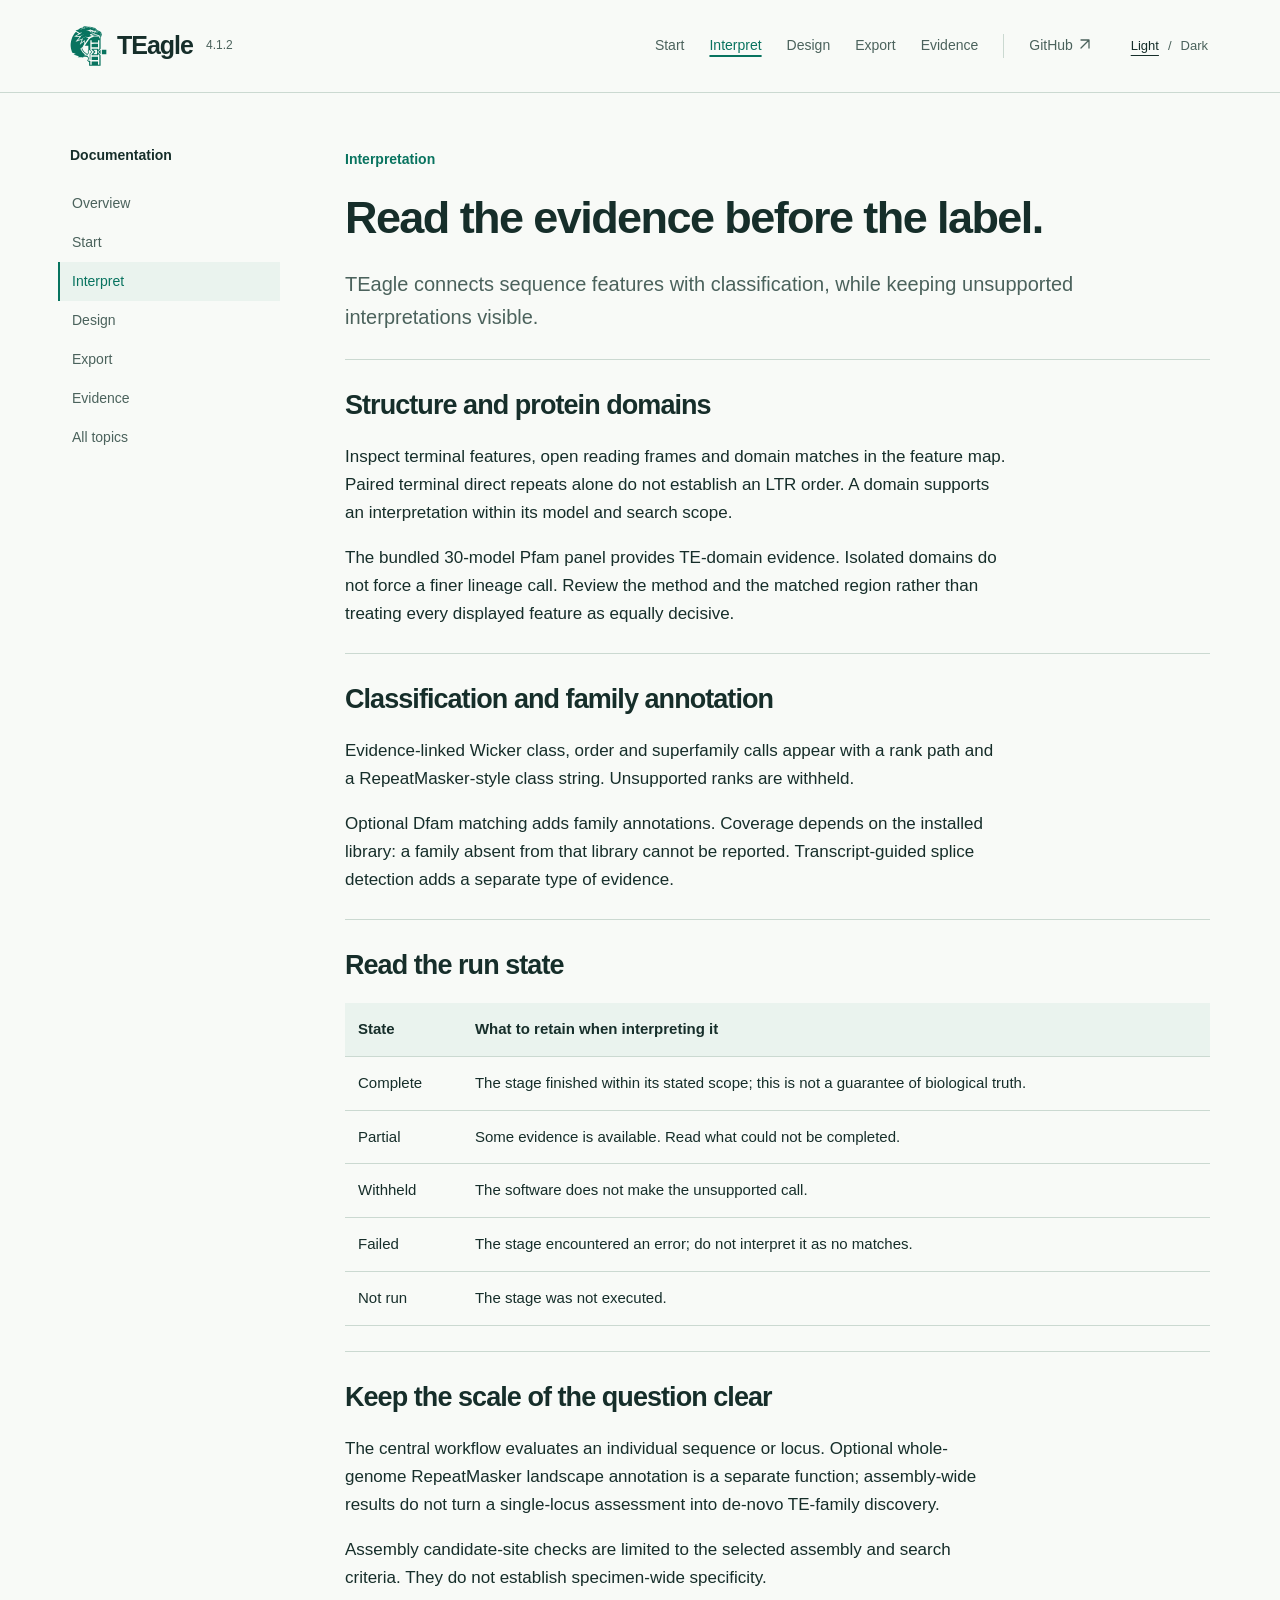
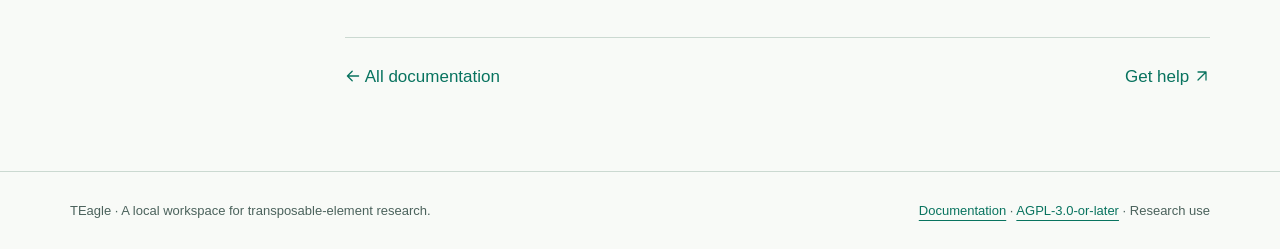
<file: docs/site/interpret.html>
<!doctype html><html lang="en"><head><meta charset="utf-8"><meta name="viewport" content="width=device-width,initial-scale=1"><title>Read the evidence | TEagle</title><meta name="description" content="TEagle documentation: evaluate transposable-element evidence, design primers and inspect predicted products in a local Windows workflow."><link rel="icon" href="assets/teagle-mark.svg" type="image/svg+xml"><script src="theme.js"></script><link rel="stylesheet" href="style.css?v=7"><script src="site.js?v=7" defer></script></head><body><a class="skip" href="#main">Skip to content</a><header><div class="shell header-inner"><div class="brand-block"><a class="brand" href="index.html"><img src="assets/teagle-mark.svg" alt="">TEagle<span class="version">4.1.2</span></a></div><button class="menu" aria-expanded="false" aria-controls="navigation">Documentation <span class="menu-chevron" aria-hidden="true"></span></button><nav id="navigation" aria-label="Main navigation"><a href="guide.html">Start</a><a href="interpret.html" aria-current="page">Interpret</a><a href="primers.html">Design</a><a href="exports.html">Export</a><a href="evidence.html">Evidence</a><a class="source" href="https://github.com/tunabirgun/TEagle">GitHub <svg class="link-icon" viewBox="0 0 20 20" aria-hidden="true" focusable="false"><path d="M5 15 15 5M5 5h10v10"/></svg></a></nav><div class="appearance" role="group" aria-label="Appearance"><button type="button" data-theme-choice="light" aria-pressed="false">Light</button><span aria-hidden="true">/</span><button type="button" data-theme-choice="dark" aria-pressed="false">Dark</button></div></div></header><main id="main" class="shell"><div class="doc-layout"><aside class="sidebar"><h2>Documentation</h2><a href="index.html">Overview</a><a href="guide.html">Start</a><a href="interpret.html" aria-current="page">Interpret</a><a href="primers.html">Design</a><a href="exports.html">Export</a><a href="evidence.html">Evidence</a><a href="documentation.html">All topics</a></aside><article class="doc"><p class="eyebrow">Interpretation</p><h1>Read the evidence before the label.</h1><p class="lead">TEagle connects sequence features with classification, while keeping unsupported interpretations visible.</p><section><h2>Structure and protein domains</h2><p>Inspect terminal features, open reading frames and domain matches in the feature map. Paired terminal direct repeats alone do not establish an LTR order. A domain supports an interpretation within its model and search scope.</p><p>The bundled 30-model Pfam panel provides TE-domain evidence. Isolated domains do not force a finer lineage call. Review the method and the matched region rather than treating every displayed feature as equally decisive.</p></section><section><h2>Classification and family annotation</h2><p>Evidence-linked Wicker class, order and superfamily calls appear with a rank path and a RepeatMasker-style class string. Unsupported ranks are withheld.</p><p>Optional Dfam matching adds family annotations. Coverage depends on the installed library: a family absent from that library cannot be reported. Transcript-guided splice detection adds a separate type of evidence.</p></section><section><h2>Read the run state</h2><div class="table-wrap"><table><thead><tr><th>State</th><th>What to retain when interpreting it</th></tr></thead><tbody><tr><td>Complete</td><td>The stage finished within its stated scope; this is not a guarantee of biological truth.</td></tr><tr><td>Partial</td><td>Some evidence is available. Read what could not be completed.</td></tr><tr><td>Withheld</td><td>The software does not make the unsupported call.</td></tr><tr><td>Failed</td><td>The stage encountered an error; do not interpret it as no matches.</td></tr><tr><td>Not run</td><td>The stage was not executed.</td></tr></tbody></table></div></section><section><h2>Keep the scale of the question clear</h2><p>The central workflow evaluates an individual sequence or locus. Optional whole-genome RepeatMasker landscape annotation is a separate function; assembly-wide results do not turn a single-locus assessment into de-novo TE-family discovery.</p><p>Assembly candidate-site checks are limited to the selected assembly and search criteria. They do not establish specimen-wide specificity.</p></section><div class="doc-bottom"><a href="documentation.html"><svg class="link-icon" viewBox="0 0 20 20" aria-hidden="true" focusable="false"><path d="M17 10H3M9 4l-6 6 6 6"/></svg> All documentation</a><a href="https://github.com/tunabirgun/TEagle/issues">Get help <svg class="link-icon" viewBox="0 0 20 20" aria-hidden="true" focusable="false"><path d="M5 15 15 5M5 5h10v10"/></svg></a></div></article></div></main><footer><div class="shell footer-inner"><span>TEagle · A local workspace for transposable-element research.</span><span><a href="documentation.html">Documentation</a> · <a href="https://github.com/tunabirgun/TEagle/blob/v4.1.2/LICENSE">AGPL-3.0-or-later</a> · Research use</span></div></footer></body></html>
</file>
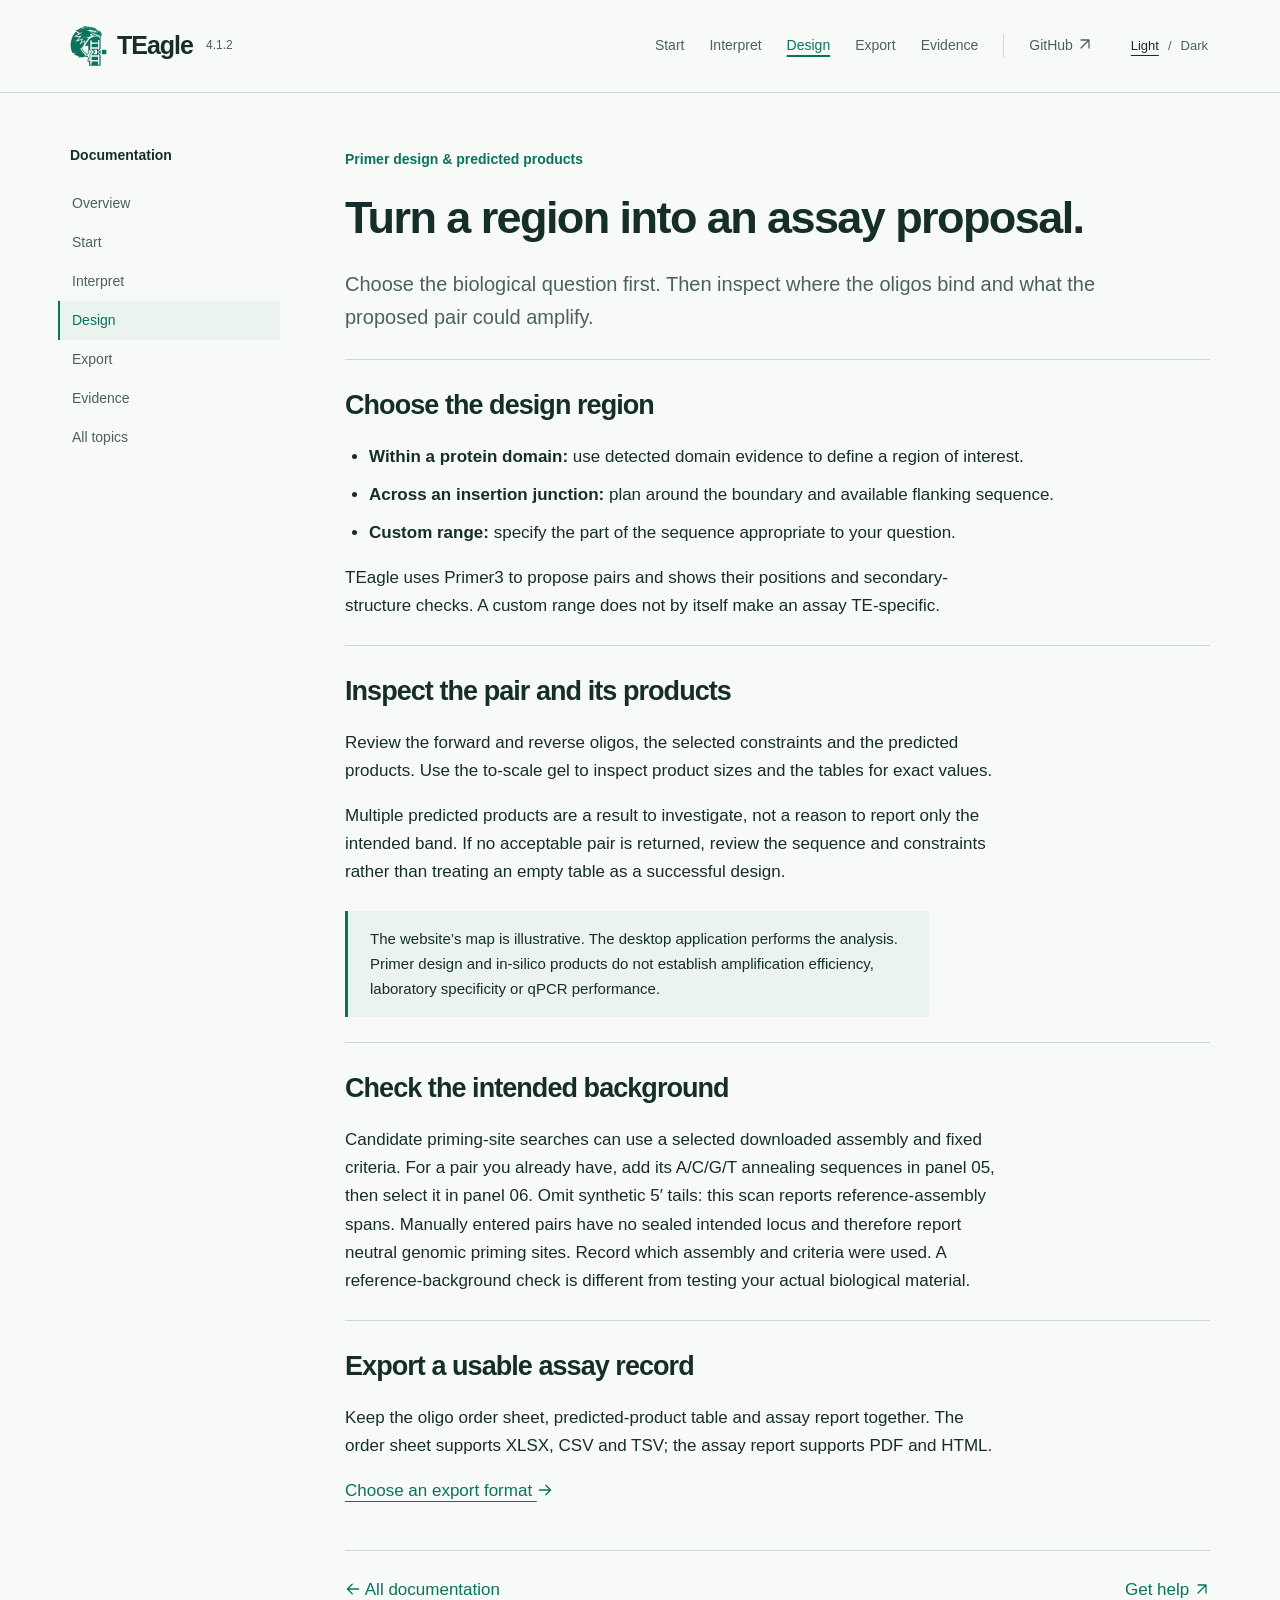
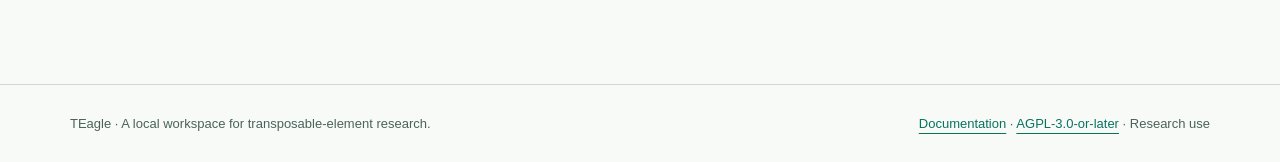
<file: docs/site/primers.html>
<!doctype html><html lang="en"><head><meta charset="utf-8"><meta name="viewport" content="width=device-width,initial-scale=1"><title>Plan a TE-aware assay | TEagle</title><meta name="description" content="TEagle documentation: evaluate transposable-element evidence, design primers and inspect predicted products in a local Windows workflow."><link rel="icon" href="assets/teagle-mark.svg" type="image/svg+xml"><script src="theme.js"></script><link rel="stylesheet" href="style.css?v=7"><script src="site.js?v=7" defer></script></head><body><a class="skip" href="#main">Skip to content</a><header><div class="shell header-inner"><div class="brand-block"><a class="brand" href="index.html"><img src="assets/teagle-mark.svg" alt="">TEagle<span class="version">4.1.2</span></a></div><button class="menu" aria-expanded="false" aria-controls="navigation">Documentation <span class="menu-chevron" aria-hidden="true"></span></button><nav id="navigation" aria-label="Main navigation"><a href="guide.html">Start</a><a href="interpret.html">Interpret</a><a href="primers.html" aria-current="page">Design</a><a href="exports.html">Export</a><a href="evidence.html">Evidence</a><a class="source" href="https://github.com/tunabirgun/TEagle">GitHub <svg class="link-icon" viewBox="0 0 20 20" aria-hidden="true" focusable="false"><path d="M5 15 15 5M5 5h10v10"/></svg></a></nav><div class="appearance" role="group" aria-label="Appearance"><button type="button" data-theme-choice="light" aria-pressed="false">Light</button><span aria-hidden="true">/</span><button type="button" data-theme-choice="dark" aria-pressed="false">Dark</button></div></div></header><main id="main" class="shell"><div class="doc-layout"><aside class="sidebar"><h2>Documentation</h2><a href="index.html">Overview</a><a href="guide.html">Start</a><a href="interpret.html">Interpret</a><a href="primers.html" aria-current="page">Design</a><a href="exports.html">Export</a><a href="evidence.html">Evidence</a><a href="documentation.html">All topics</a></aside><article class="doc"><p class="eyebrow">Primer design &amp; predicted products</p><h1>Turn a region into an assay proposal.</h1><p class="lead">Choose the biological question first. Then inspect where the oligos bind and what the proposed pair could amplify.</p><section><h2>Choose the design region</h2><ul><li><strong>Within a protein domain:</strong> use detected domain evidence to define a region of interest.</li><li><strong>Across an insertion junction:</strong> plan around the boundary and available flanking sequence.</li><li><strong>Custom range:</strong> specify the part of the sequence appropriate to your question.</li></ul><p>TEagle uses Primer3 to propose pairs and shows their positions and secondary-structure checks. A custom range does not by itself make an assay TE-specific.</p></section><section><h2>Inspect the pair and its products</h2><p>Review the forward and reverse oligos, the selected constraints and the predicted products. Use the to-scale gel to inspect product sizes and the tables for exact values.</p><p>Multiple predicted products are a result to investigate, not a reason to report only the intended band. If no acceptable pair is returned, review the sequence and constraints rather than treating an empty table as a successful design.</p><p class="note">The website’s map is illustrative. The desktop application performs the analysis. Primer design and in-silico products do not establish amplification efficiency, laboratory specificity or qPCR performance.</p></section><section><h2>Check the intended background</h2><p>Candidate priming-site searches can use a selected downloaded assembly and fixed criteria. For a pair you already have, add its A/C/G/T annealing sequences in panel 05, then select it in panel 06. Omit synthetic 5′ tails: this scan reports reference-assembly spans. Manually entered pairs have no sealed intended locus and therefore report neutral genomic priming sites. Record which assembly and criteria were used. A reference-background check is different from testing your actual biological material.</p></section><section><h2>Export a usable assay record</h2><p>Keep the oligo order sheet, predicted-product table and assay report together. The order sheet supports XLSX, CSV and TSV; the assay report supports PDF and HTML.</p><a href="exports.html">Choose an export format <svg class="link-icon" viewBox="0 0 20 20" aria-hidden="true" focusable="false"><path d="M3 10h14M11 4l6 6-6 6"/></svg></a></section><div class="doc-bottom"><a href="documentation.html"><svg class="link-icon" viewBox="0 0 20 20" aria-hidden="true" focusable="false"><path d="M17 10H3M9 4l-6 6 6 6"/></svg> All documentation</a><a href="https://github.com/tunabirgun/TEagle/issues">Get help <svg class="link-icon" viewBox="0 0 20 20" aria-hidden="true" focusable="false"><path d="M5 15 15 5M5 5h10v10"/></svg></a></div></article></div></main><footer><div class="shell footer-inner"><span>TEagle · A local workspace for transposable-element research.</span><span><a href="documentation.html">Documentation</a> · <a href="https://github.com/tunabirgun/TEagle/blob/v4.1.2/LICENSE">AGPL-3.0-or-later</a> · Research use</span></div></footer></body></html>
</file>
<file: docs/site/style.css>
:root{--paper:#f8faf7;--surface:#fff;--ink:#162e2a;--muted:#4b625c;--teal:#08735f;--line:#cbd9d1;--wash:#eaf3ee;--accent:#12b39a}*{box-sizing:border-box}html{scroll-behavior:smooth;scroll-padding-top:100px}body{margin:0;background:var(--paper);color:var(--ink);font:17px/1.65 'Segoe UI',Arial,sans-serif}a{color:var(--teal);text-underline-offset:5px}a:hover{text-decoration-thickness:2px}button,input,select{font:inherit}button,a,input,select,summary{-webkit-tap-highlight-color:transparent}:focus-visible{outline:3px solid var(--teal);outline-offset:5px}button{cursor:pointer}h1,h2,h3,p{margin-top:0}h1,h2,h3{line-height:1.13;font-weight:550;letter-spacing:-.035em}h1{font-size:clamp(40px,4.7vw,65px);margin-bottom:24px}h2{font-size:32px}h3{font-size:22px}p{max-width:70ch}.shell{max-width:1220px;margin:auto;padding:0 40px}.skip{position:absolute;top:-80px;left:20px;background:white;padding:12px;z-index:5}.skip:focus{top:10px}header{border-bottom:1px solid var(--line);background:var(--paper)}.header-inner{display:flex;align-items:center;gap:36px;min-height:92px}.brand{display:flex;gap:10px;align-items:center;text-decoration:none;color:var(--ink);font-size:25px;font-weight:650;letter-spacing:-1px}.brand img{width:37px;height:40px}.version{font-size:12px;font-weight:400;color:var(--muted);letter-spacing:0;margin-left:3px}nav{display:flex;gap:25px;margin-left:auto;align-items:center}nav a{font-size:14px;text-decoration:none;color:var(--muted)}nav a[aria-current=page]{color:var(--teal);text-decoration:underline;text-decoration-thickness:2px}nav .source{border-left:1px solid var(--line);padding-left:25px}.menu{display:none;background:none;border:1px solid var(--line);padding:6px 12px}.intro{display:grid;grid-template-columns:.9fr 1.1fr;gap:70px;align-items:start;padding:80px 0 74px}.eyebrow{color:var(--teal);font-size:14px;margin-bottom:22px;font-weight:600}.intro .lead{font-size:20px;line-height:1.65;max-width:440px;color:var(--muted)}.actions{display:flex;gap:25px;align-items:center;margin-top:32px;flex-wrap:wrap}.button{display:inline-block;padding:11px 19px;background:var(--teal);color:white;border:1px solid var(--teal);border-radius:4px;text-decoration:none;font-size:15px;font-weight:600}.button:hover{background:#075746}.quiet{font-size:13px;color:var(--muted);margin-top:18px}.explorer{border-top:3px solid var(--teal);padding-top:22px;min-width:0}.explorer h2{font-size:25px;margin-bottom:12px}.explorer p{font-size:15px;color:var(--muted)}.tabs{display:flex;gap:0;border-bottom:1px solid var(--line);margin-top:25px}.tabs button{border:0;background:none;padding:12px 14px;font-size:14px;color:var(--muted);border-bottom:2px solid transparent}.tabs button[aria-selected=true]{color:var(--teal);border-bottom-color:var(--teal);font-weight:650}.diagram{padding:26px 0 10px}.diagram svg{display:block;width:100%;height:auto}.diagram text{font-family:'Segoe UI',Arial,sans-serif;fill:var(--muted);font-size:12px}.readout{border-top:1px solid var(--line);padding-top:18px;display:grid;grid-template-columns:1fr 2fr;gap:24px;min-height:125px}.readout strong{display:block;font-size:22px;font-weight:550}.readout p{margin-bottom:0}.readout .label{font-size:12px;color:var(--muted)}details{border-top:1px solid var(--line);padding:13px 0;font-size:14px}summary{cursor:pointer;color:var(--teal);font-weight:600}details p{margin-top:12px}.route-rail{display:grid;grid-template-columns:repeat(4,1fr);border-top:1px solid var(--ink);border-bottom:1px solid var(--line);gap:30px;padding:27px 0}.route-rail a{color:var(--ink);text-decoration:none;font-size:20px}.route-rail span{display:block;font-size:14px;color:var(--muted);margin-top:10px;line-height:1.5}.route-rail b{float:right;color:var(--teal);font-weight:400}.overview-section{display:grid;grid-template-columns:1fr 1.5fr;gap:80px;padding:75px 0}.overview-section h2{max-width:330px}.feature-row{display:grid;grid-template-columns:165px 1fr;border-top:1px solid var(--line);padding:17px 0;gap:22px}.feature-row p{font-size:15px;color:var(--muted);margin:0}.feature-row h3{font-size:17px;letter-spacing:-.01em;line-height:1.6;margin:0}.evidence{padding:35px;background:var(--wash);display:grid;grid-template-columns:1fr 1fr;gap:65px;margin-bottom:70px}.evidence h2{font-size:27px}.evidence p{font-size:15px;margin-bottom:0}.evidence a{display:block;padding:9px 0;border-bottom:1px solid #b6cbc0;font-size:15px}footer{border-top:1px solid var(--line);padding:28px 0;color:var(--muted);font-size:13px}.footer-inner{display:flex;justify-content:space-between;gap:24px}.doc-layout{display:grid;grid-template-columns:210px 1fr;gap:65px;padding-top:55px;padding-bottom:80px}.sidebar{align-self:start;position:sticky;top:28px}.sidebar h2{font-size:14px;letter-spacing:0;margin-bottom:20px}.sidebar a{display:block;padding:8px 12px;margin-left:-12px;color:var(--muted);font-size:14px;text-decoration:none;border-left:2px solid transparent}.sidebar a[aria-current=page]{border-color:var(--teal);background:var(--wash);color:var(--teal)}.doc h1{font-size:45px}.doc .lead{font-size:20px;color:var(--muted)}.doc section{padding-top:30px;margin-top:25px;border-top:1px solid var(--line)}.doc h2{font-size:27px}.doc h3{font-size:21px;margin-top:25px}.doc ul,.doc ol{padding-left:24px}.doc li{margin-bottom:10px}.note{padding:16px 22px;border-left:3px solid var(--teal);background:var(--wash);font-size:15px;margin:25px 0}.table-wrap{overflow:auto}table{width:100%;border-collapse:collapse;font-size:15px;text-align:left}th,td{padding:14px 13px;border-bottom:1px solid var(--line);vertical-align:top}th{font-weight:650;background:var(--wash)}.doc-bottom{border-top:1px solid var(--line);margin-top:45px;padding-top:25px;display:flex;justify-content:space-between}.doc-bottom a{text-decoration:none}.search{display:block;width:100%;border:1px solid var(--line);padding:10px 14px;background:var(--surface);border-radius:3px;margin:20px 0}.search-status{font-size:14px;color:var(--muted)}.topic{padding:20px 0;border-top:1px solid var(--line)}.topic a{font-size:21px}.topic p{font-size:15px;color:var(--muted);margin:8px 0 0}[hidden]{display:none!important}code{font-size:.88em;background:var(--wash);padding:2px 5px;overflow-wrap:anywhere}.copy{padding:8px 13px;border:1px solid var(--teal);background:transparent;color:var(--teal);border-radius:3px;font-size:14px}.citation{padding:20px;background:var(--wash);font-size:15px;overflow-wrap:anywhere}@media(max-width:950px){.shell{padding:0 25px}.intro{gap:35px;padding:50px 0}.header-inner{gap:15px}nav{gap:16px}nav .source{padding-left:16px}.doc-layout{gap:35px;grid-template-columns:170px 1fr}.overview-section{gap:40px}.route-rail{gap:20px}}@media(max-width:720px){.header-inner{min-height:76px;flex-wrap:wrap;padding-top:14px;padding-bottom:14px}.menu{display:block;margin-left:auto}nav{display:none;flex-basis:100%;flex-wrap:wrap;margin:0;padding:14px 0 6px}nav.open{display:flex}.intro{grid-template-columns:1fr;gap:40px}.intro .lead{max-width:none}.route-rail{grid-template-columns:1fr 1fr;gap:25px}.overview-section,.evidence{grid-template-columns:1fr;gap:22px}.overview-section{padding:45px 0}.feature-row{grid-template-columns:1fr;gap:6px}.evidence{padding:25px;margin-bottom:45px}.doc-layout{grid-template-columns:1fr;gap:25px;padding-top:30px}.sidebar{position:static;display:flex;gap:12px;overflow:auto;border-bottom:1px solid var(--line);padding-bottom:12px}.sidebar h2{display:none}.sidebar a{white-space:nowrap;margin:0;padding:5px}.doc h1{font-size:36px}.footer-inner{flex-direction:column;gap:10px}.readout{gap:14px}.shell{padding-left:22px;padding-right:22px}}@media(prefers-reduced-motion:reduce){html{scroll-behavior:auto}}
/* Keep the locus geometry fixed while changing the evidence emphasis. */
.diagram [data-layer] path,.diagram [data-layer] rect{transition:opacity 360ms ease-in-out}
.tabs button{transition:color 180ms ease,border-color 180ms ease}
@media(prefers-reduced-motion:reduce){.diagram [data-layer] path,.diagram [data-layer] rect,.tabs button{transition:none}}
:root{color-scheme:light;--button-ink:#fff;--hover:#075746;--evidence-line:#b6cbc0;--track:#6c8179}
:root[data-theme="dark"]{color-scheme:dark;--paper:#0A0D10;--surface:#0F1317;--ink:#E6EDF1;--muted:#B4BEC5;--teal:#33D6B8;--line:#2B3740;--wash:#131A1F;--accent:#1FB89C;--button-ink:#042420;--hover:#1FB89C;--evidence-line:#2B3740;--track:#8A959D}
.button{color:var(--button-ink)}.button:hover{background:var(--hover)}.skip{background:var(--surface)}.evidence a{border-color:var(--evidence-line)}.menu{color:var(--ink)}.search{color:var(--ink)}.search::placeholder{color:var(--muted)}
.appearance{display:flex;align-items:center;gap:7px;font-size:13px;white-space:nowrap}.appearance button{border:0;background:none;color:var(--muted);padding:8px 2px;font-size:13px}.appearance button[aria-pressed="true"]{color:var(--ink);text-decoration:underline;text-underline-offset:5px}.appearance span{color:var(--muted)}
.diagram [fill="#08735f"]{fill:var(--teal)}.diagram [stroke="#08735f"]{stroke:var(--teal)}.diagram [stroke="#6c8179"]{stroke:var(--track)}
:root[data-theme="dark"] .brand img{content:url('assets/teagle-mark-dark.svg')}
@media(max-width:1050px) and (min-width:721px){.header-inner{gap:16px}nav{gap:14px}nav .source{padding-left:14px}}
@media(max-width:720px){.appearance{margin-left:auto}.menu{order:3;margin-left:10px}header nav{order:4}.header-inner{gap:10px}}
.brand-block{flex-shrink:0;padding:15px 0}.brand-tagline{font-size:12px;line-height:1.4;margin:7px 0 0;color:var(--muted)}
@media(min-width:721px) and (max-width:1100px){.header-inner{flex-wrap:wrap}.brand-block{flex:1}.appearance{order:2}header nav{order:3;flex-basis:100%;justify-content:flex-start;margin:0;padding:0 0 14px}}
@media(max-width:720px){.brand-block{flex-basis:100%;padding:0}.brand-tagline{font-size:11px}.appearance{margin-left:0}.menu{margin-left:auto}.header-inner{gap:12px}}
@media(max-width:950px){.intro{grid-template-columns:1fr;gap:40px}.intro .lead{max-width:65ch}.diagram text{font-size:24px}.route-rail{grid-template-columns:1fr 1fr}}
@media(max-width:520px){.readout{grid-template-columns:1fr;gap:10px;min-height:0}.readout strong{margin-top:4px}}
.link-icon{display:inline-block;width:16px;height:16px;vertical-align:-2px;fill:none;stroke:currentColor;stroke-width:1.6;stroke-linecap:round;stroke-linejoin:round;flex-shrink:0}.button .link-icon{margin-left:6px}.menu-chevron{display:inline-block;width:7px;height:7px;border-right:1.5px solid currentColor;border-bottom:1.5px solid currentColor;transform:rotate(45deg);margin:0 3px 3px 10px;transition:transform 180ms ease}.menu[aria-expanded="true"] .menu-chevron{transform:rotate(225deg);margin-bottom:0}.button,.copy{transition:background-color 180ms ease,transform 180ms ease}.button:active,.copy:active{transform:translateY(1px)}
@keyframes reveal-panel{from{opacity:0;transform:translateY(-5px)}to{opacity:1;transform:translateY(0)}}
@keyframes reveal-copy{from{opacity:.4}to{opacity:1}}
details[open]>p{animation:reveal-copy 220ms ease-out}
@media(max-width:720px){
 body{font-size:16px;line-height:1.65}.shell{padding-left:22px;padding-right:22px}.header-inner{display:grid;grid-template-columns:1fr auto;gap:12px;padding-top:12px;padding-bottom:12px}.brand-block{padding:0;min-width:0}.brand{font-size:23px;gap:8px}.brand img{width:30px;height:34px}.version{font-size:11px}.appearance{order:0;gap:3px;margin:0}.appearance button{min-height:44px;padding:8px 4px}.appearance span{font-size:11px}.menu{order:0;grid-column:1/-1;margin:0;display:flex;align-items:center;justify-content:space-between;width:100%;min-height:44px;border-radius:4px;font-size:14px;padding:8px 12px;background:var(--wash)}header nav{order:0;grid-column:1/-1;flex-basis:auto;padding:0;margin:0}header nav.open{display:grid;grid-template-columns:repeat(3,minmax(0,1fr));gap:4px;animation:reveal-panel 180ms ease-out}header nav a{min-height:44px;padding:10px 6px;display:flex;align-items:center;gap:4px}nav .source{border:0;padding:10px 6px}
 .intro{padding:34px 0 36px;gap:30px}.intro h1{font-size:clamp(32px,8.7vw,46px);line-height:1.13;margin-bottom:20px}.intro .lead{font-size:18px;line-height:1.6;margin-bottom:18px}.intro>div>p:not(.lead):not(.quiet){font-size:15px}.actions{display:grid;grid-template-columns:1fr;gap:6px;margin-top:24px}.actions a{min-height:46px;display:flex;align-items:center;justify-content:center;gap:7px;font-size:15px}.quiet{font-size:12px;margin-top:12px}.explorer{padding-top:20px}.explorer h2{font-size:25px;line-height:1.2}.tabs{margin-top:20px}.tabs button{flex:1;padding:12px 5px;min-height:46px}.diagram{padding-top:18px}.readout{grid-template-columns:1fr;gap:8px;min-height:0;padding-top:16px;padding-bottom:8px}.readout strong{font-size:22px}.explorer details{padding:16px 0}summary{min-height:28px}.route-rail{grid-template-columns:1fr;gap:0;padding:0}.route-rail a{padding:20px 0;border-bottom:1px solid var(--line);font-size:21px}.route-rail a:last-child{border-bottom:0}.route-rail span{margin-top:5px}.overview-section{padding:36px 0;gap:18px}.overview-section h2{font-size:29px}.evidence{margin-bottom:36px;padding:24px;gap:20px}.evidence a{padding:13px 0}.sidebar{flex-wrap:wrap;overflow:visible;gap:3px;padding-bottom:14px}.sidebar a{padding:9px 10px;min-height:44px;font-size:13px;border-left:0;border-bottom:2px solid transparent}.sidebar a[aria-current=page]{border-bottom-color:var(--teal);border-radius:3px}.doc-layout{gap:25px;padding-bottom:42px}.doc h1{font-size:34px}.doc .lead{font-size:18px}.doc section{margin-top:20px;padding-top:24px}.doc h2{font-size:25px}.doc-bottom{flex-wrap:wrap;gap:16px}.doc-bottom a{min-height:44px;display:flex;align-items:center;gap:6px}th,td{padding:12px 9px;font-size:14px}.search,.copy{min-height:46px}.footer-inner{font-size:12px;line-height:1.8}
}
@media(prefers-reduced-motion:reduce){.menu-chevron,.button,.copy{transition:none}header nav.open,details[open]>p{animation:none}.button:active,.copy:active{transform:none}}
@media(max-width:720px){.brand-block{grid-column:1;grid-row:1}.appearance{grid-column:2;grid-row:1}.menu{grid-row:2}header nav{grid-row:3}}
</file>
